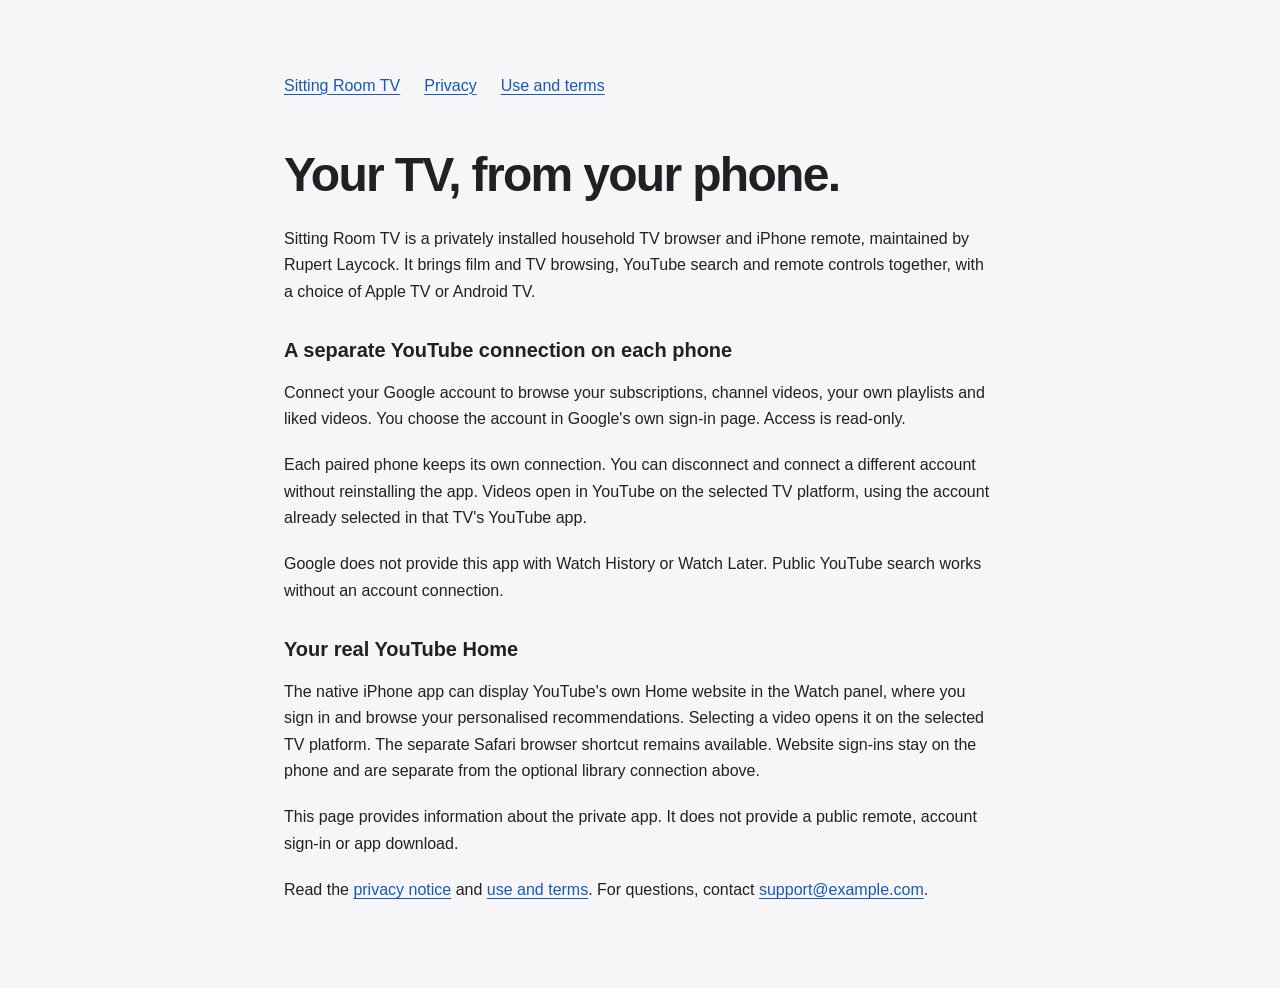
<file: remote/public/youtube/index.html>
<!doctype html>
<html lang="en-AU">
<head><meta charset="utf-8"><meta name="viewport" content="width=device-width, initial-scale=1"><meta name="description" content="Sitting Room TV, a private household TV browser and phone remote."><title>Sitting Room TV</title><link rel="stylesheet" href="style.css"></head>
<body><main>
<nav aria-label="Information"><a href="index.html" aria-current="page">Sitting Room TV</a><a href="privacy.html">Privacy</a><a href="terms.html">Use and terms</a></nav>
<h1>Your TV, from your phone.</h1>
<p>Sitting Room TV is a privately installed household TV browser and iPhone remote, maintained by Rupert Laycock. It brings film and TV browsing, YouTube search and remote controls together, with a choice of Apple TV or Android TV.</p>
<h2>A separate YouTube connection on each phone</h2>
<p>Connect your Google account to browse your subscriptions, channel videos, your own playlists and liked videos. You choose the account in Google's own sign-in page. Access is read-only.</p>
<p>Each paired phone keeps its own connection. You can disconnect and connect a different account without reinstalling the app. Videos open in YouTube on the selected TV platform, using the account already selected in that TV's YouTube app.</p>
<p>Google does not provide this app with Watch History or Watch Later. Public YouTube search works without an account connection.</p>
<h2>Your real YouTube Home</h2>
<p>The native iPhone app can display YouTube's own Home website in the Watch panel, where you sign in and browse your personalised recommendations. Selecting a video opens it on the selected TV platform. The separate Safari browser shortcut remains available. Website sign-ins stay on the phone and are separate from the optional library connection above.</p>
<p>This page provides information about the private app. It does not provide a public remote, account sign-in or app download.</p>
<p>Read the <a href="privacy.html">privacy notice</a> and <a href="terms.html">use and terms</a>. For questions, contact <a href="mailto:support@example.com">support@example.com</a>.</p>
</main></body></html>
</file>
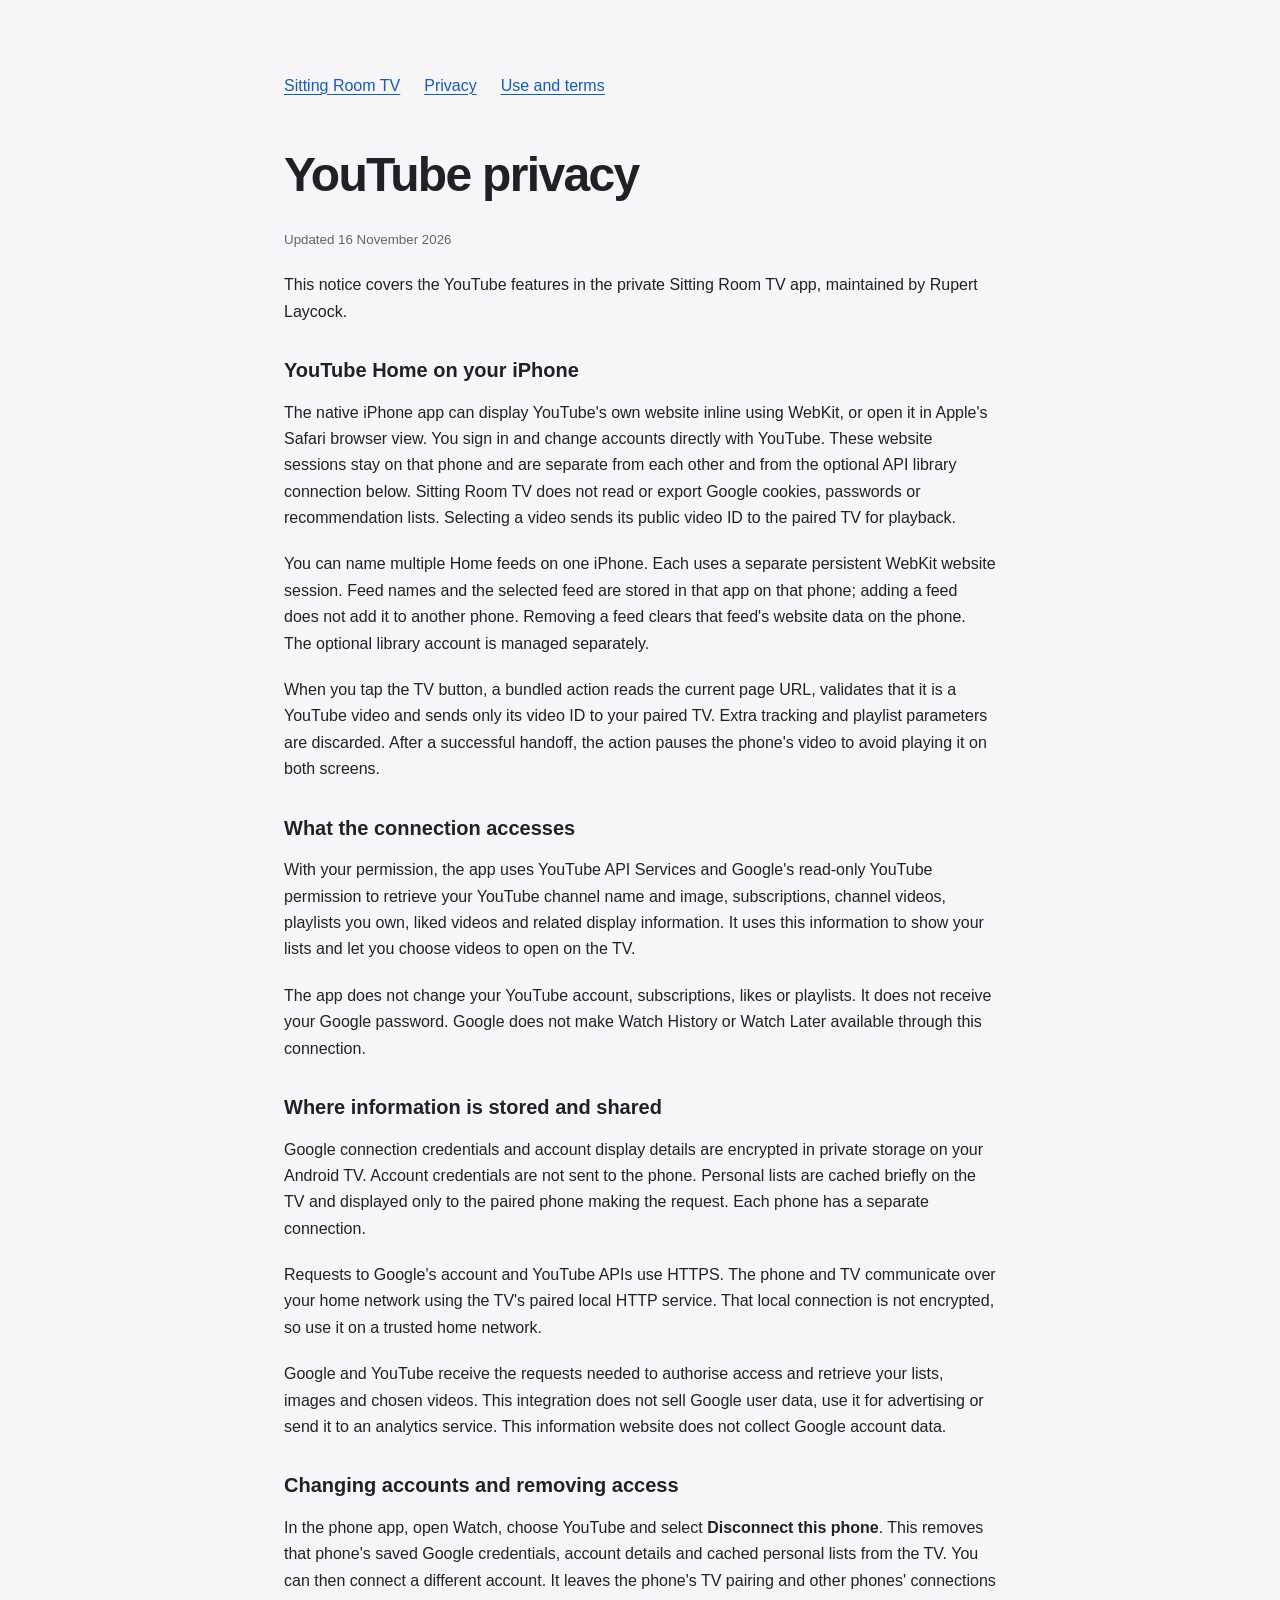
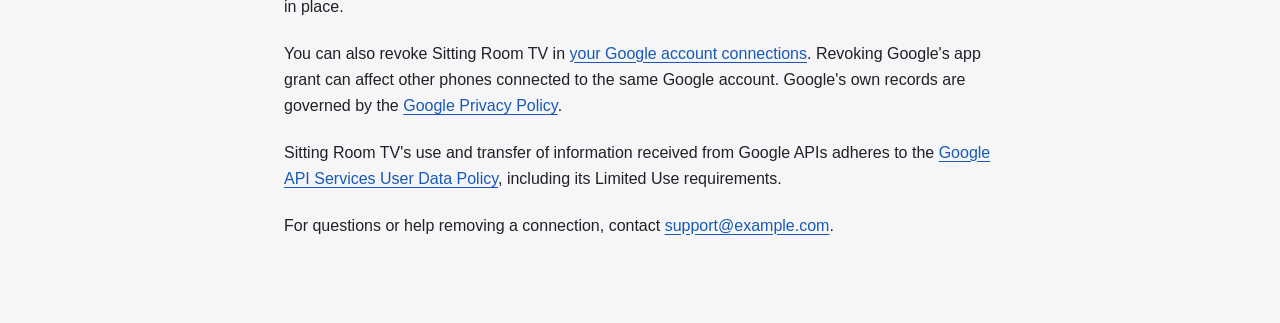
<file: remote/public/youtube/privacy.html>
<!doctype html>
<html lang="en-AU">
<head><meta charset="utf-8"><meta name="viewport" content="width=device-width, initial-scale=1"><title>YouTube privacy | Sitting Room TV</title><link rel="stylesheet" href="style.css"></head>
<body><main>
<nav aria-label="Information"><a href="index.html">Sitting Room TV</a><a href="privacy.html" aria-current="page">Privacy</a><a href="terms.html">Use and terms</a></nav>
<h1>YouTube privacy</h1>
<p><small>Updated 16 November 2026</small></p>
<p>This notice covers the YouTube features in the private Sitting Room TV app, maintained by Rupert Laycock.</p>
<h2>YouTube Home on your iPhone</h2>
<p>The native iPhone app can display YouTube's own website inline using WebKit, or open it in Apple's Safari browser view. You sign in and change accounts directly with YouTube. These website sessions stay on that phone and are separate from each other and from the optional API library connection below. Sitting Room TV does not read or export Google cookies, passwords or recommendation lists. Selecting a video sends its public video ID to the paired TV for playback.</p>
<p>You can name multiple Home feeds on one iPhone. Each uses a separate persistent WebKit website session. Feed names and the selected feed are stored in that app on that phone; adding a feed does not add it to another phone. Removing a feed clears that feed's website data on the phone. The optional library account is managed separately.</p>
<p>When you tap the TV button, a bundled action reads the current page URL, validates that it is a YouTube video and sends only its video ID to your paired TV. Extra tracking and playlist parameters are discarded. After a successful handoff, the action pauses the phone's video to avoid playing it on both screens.</p>
<h2>What the connection accesses</h2>
<p>With your permission, the app uses YouTube API Services and Google's read-only YouTube permission to retrieve your YouTube channel name and image, subscriptions, channel videos, playlists you own, liked videos and related display information. It uses this information to show your lists and let you choose videos to open on the TV.</p>
<p>The app does not change your YouTube account, subscriptions, likes or playlists. It does not receive your Google password. Google does not make Watch History or Watch Later available through this connection.</p>
<h2>Where information is stored and shared</h2>
<p>Google connection credentials and account display details are encrypted in private storage on your Android TV. Account credentials are not sent to the phone. Personal lists are cached briefly on the TV and displayed only to the paired phone making the request. Each phone has a separate connection.</p>
<p>Requests to Google's account and YouTube APIs use HTTPS. The phone and TV communicate over your home network using the TV's paired local HTTP service. That local connection is not encrypted, so use it on a trusted home network.</p>
<p>Google and YouTube receive the requests needed to authorise access and retrieve your lists, images and chosen videos. This integration does not sell Google user data, use it for advertising or send it to an analytics service. This information website does not collect Google account data.</p>
<h2>Changing accounts and removing access</h2>
<p>In the phone app, open Watch, choose YouTube and select <strong>Disconnect this phone</strong>. This removes that phone's saved Google credentials, account details and cached personal lists from the TV. You can then connect a different account. It leaves the phone's TV pairing and other phones' connections in place.</p>
<p>You can also revoke Sitting Room TV in <a href="https://myaccount.google.com/connections">your Google account connections</a>. Revoking Google's app grant can affect other phones connected to the same Google account. Google's own records are governed by the <a href="https://policies.google.com/privacy">Google Privacy Policy</a>.</p>
<p>Sitting Room TV's use and transfer of information received from Google APIs adheres to the <a href="https://developers.google.com/terms/api-services-user-data-policy">Google API Services User Data Policy</a>, including its Limited Use requirements.</p>
<p>For questions or help removing a connection, contact <a href="mailto:support@example.com">support@example.com</a>.</p>
</main></body></html>
</file>
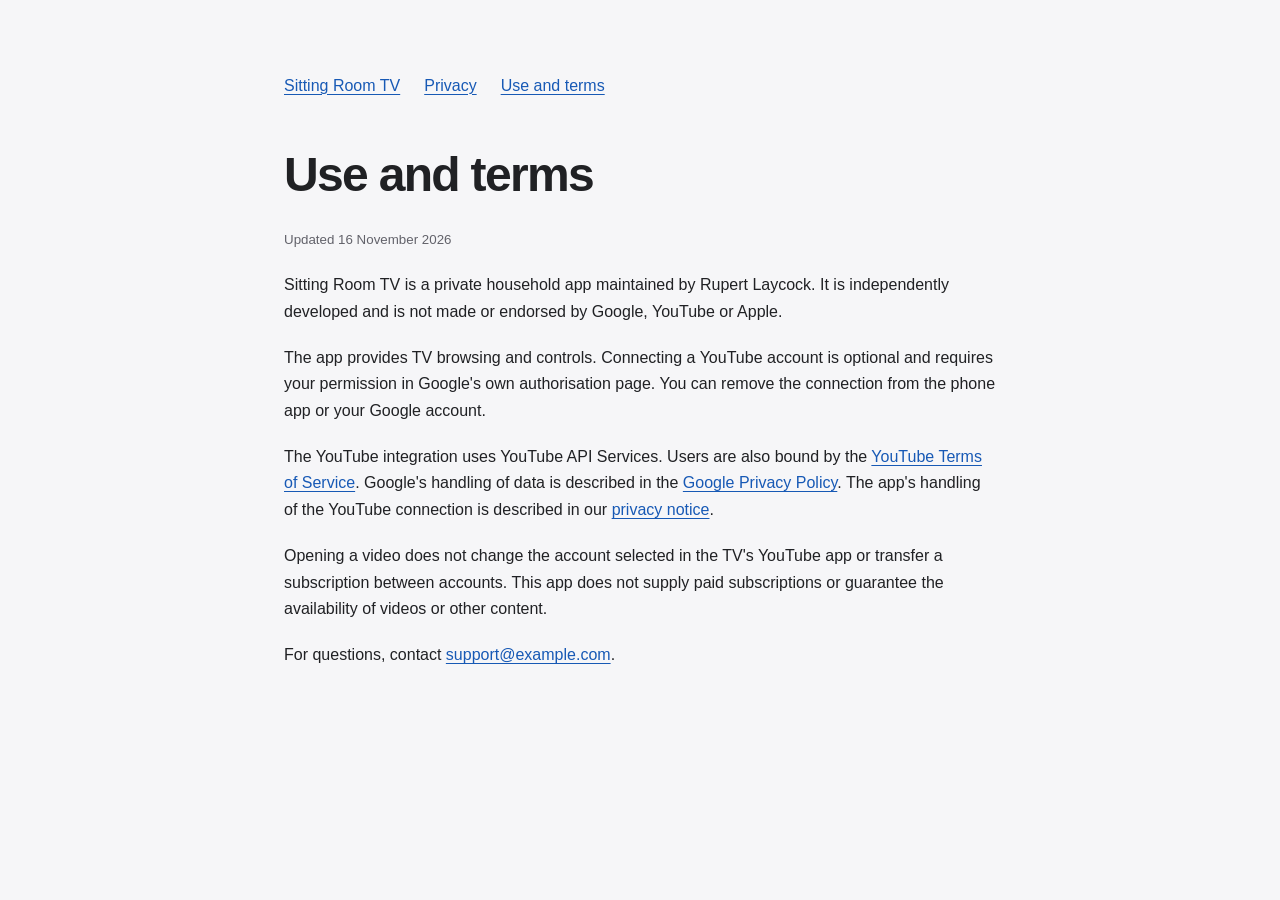
<file: remote/public/youtube/terms.html>
<!doctype html>
<html lang="en-AU">
<head><meta charset="utf-8"><meta name="viewport" content="width=device-width, initial-scale=1"><title>Use and terms | Sitting Room TV</title><link rel="stylesheet" href="style.css"></head>
<body><main>
<nav aria-label="Information"><a href="index.html">Sitting Room TV</a><a href="privacy.html">Privacy</a><a href="terms.html" aria-current="page">Use and terms</a></nav>
<h1>Use and terms</h1>
<p><small>Updated 16 November 2026</small></p>
<p>Sitting Room TV is a private household app maintained by Rupert Laycock. It is independently developed and is not made or endorsed by Google, YouTube or Apple.</p>
<p>The app provides TV browsing and controls. Connecting a YouTube account is optional and requires your permission in Google's own authorisation page. You can remove the connection from the phone app or your Google account.</p>
<p>The YouTube integration uses YouTube API Services. Users are also bound by the <a href="https://www.youtube.com/t/terms">YouTube Terms of Service</a>. Google's handling of data is described in the <a href="https://policies.google.com/privacy">Google Privacy Policy</a>. The app's handling of the YouTube connection is described in our <a href="privacy.html">privacy notice</a>.</p>
<p>Opening a video does not change the account selected in the TV's YouTube app or transfer a subscription between accounts. This app does not supply paid subscriptions or guarantee the availability of videos or other content.</p>
<p>For questions, contact <a href="mailto:support@example.com">support@example.com</a>.</p>
</main></body></html>
</file>
<file: remote/public/youtube/style.css>
:root { color-scheme: light dark; font-family: -apple-system, BlinkMacSystemFont, "Segoe UI", sans-serif; line-height: 1.65; color: #202124; background: #f6f6f8; }
* { box-sizing: border-box; }
body { margin: 0; }
main { max-width: 760px; margin: 0 auto; padding: 64px 24px; }
nav { display: flex; flex-wrap: wrap; gap: 8px 24px; margin-bottom: 40px; }
a { color: #1759b5; text-underline-offset: 3px; }
nav a { display: inline-flex; align-items: center; min-height: 44px; }
h1 { font-size: clamp(2.1rem, 7vw, 3rem); line-height: 1.12; letter-spacing: -.035em; margin: 0 0 24px; }
h2 { font-size: 1.25rem; line-height: 1.3; margin-top: 32px; }
p, ul { margin: 0 0 20px; }
li { margin-bottom: 8px; }
small { color: #62626a; }
a:focus-visible { outline: 3px solid #1759b5; outline-offset: 4px; border-radius: 2px; }
@media (prefers-color-scheme: dark) { :root { color: #f1f1f3; background: #151518; } a { color: #8ebfff; } small { color: #b4b4bd; } }
</file>
